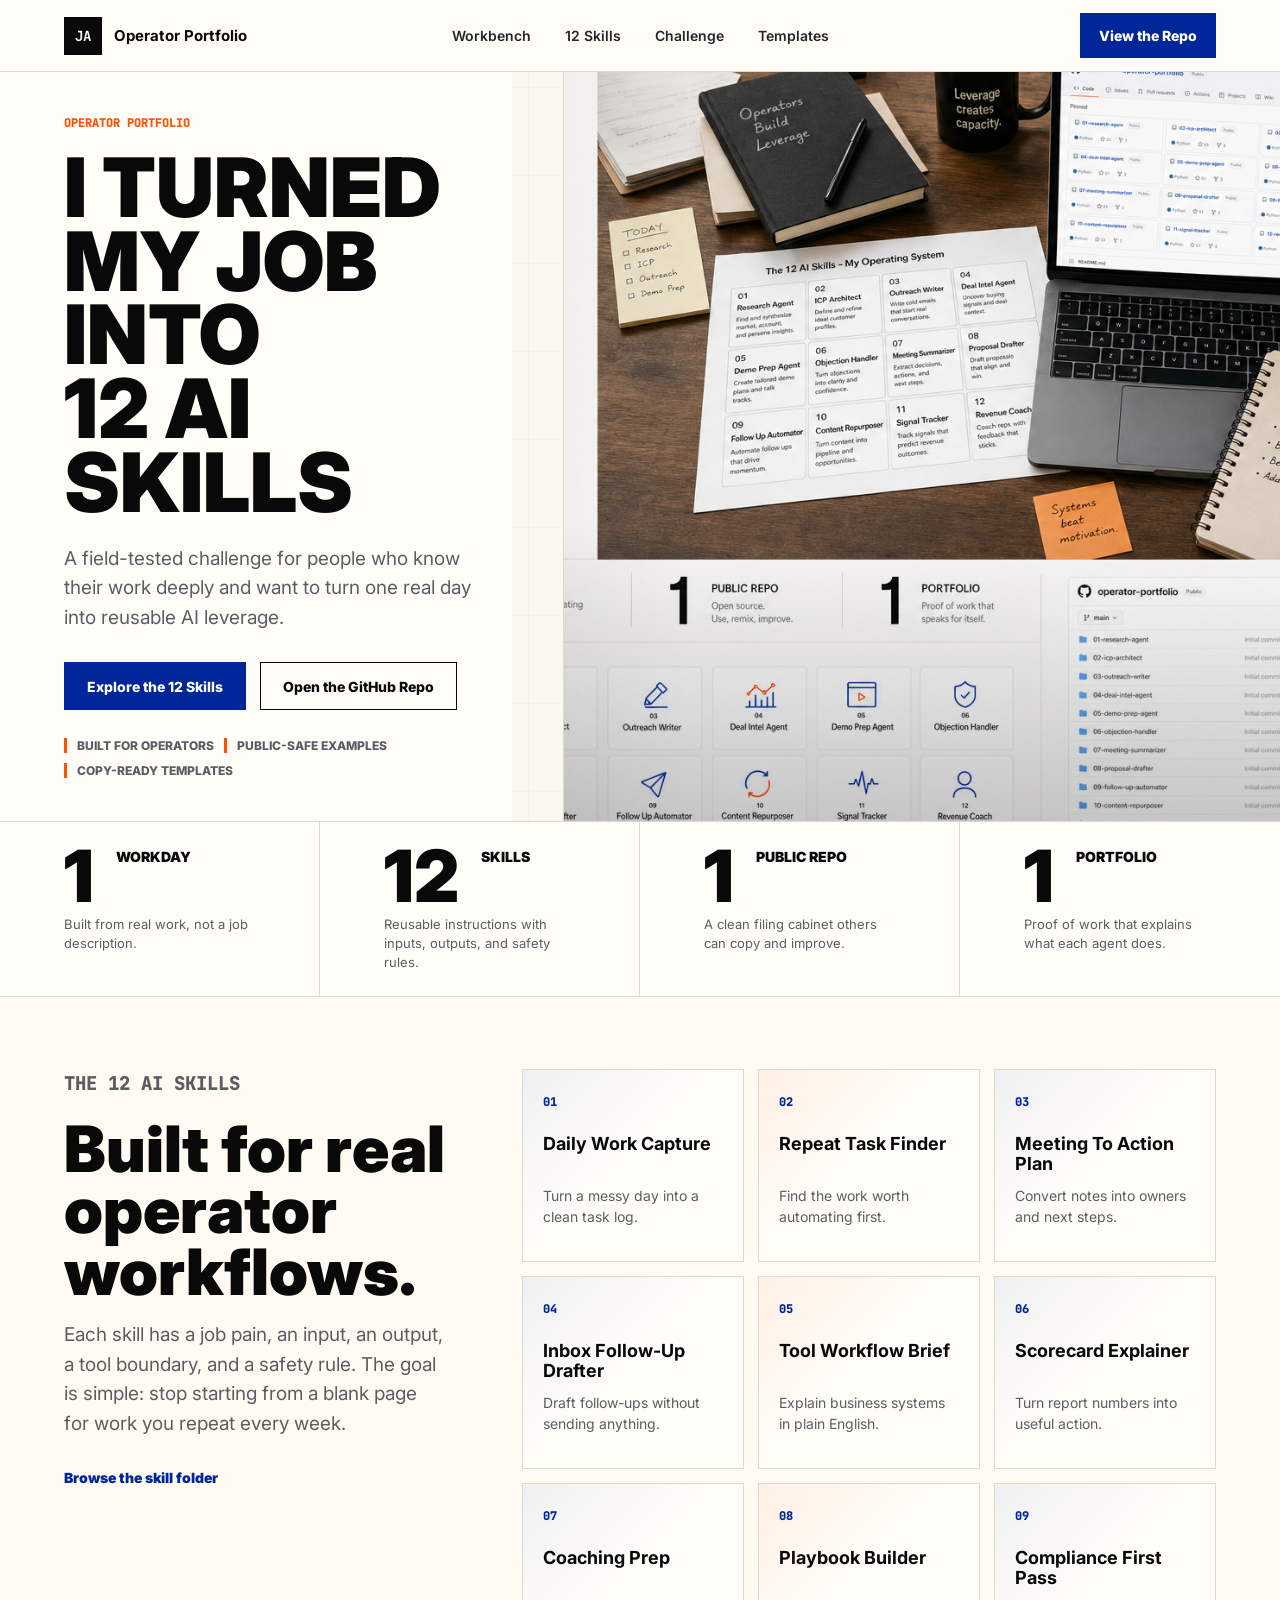
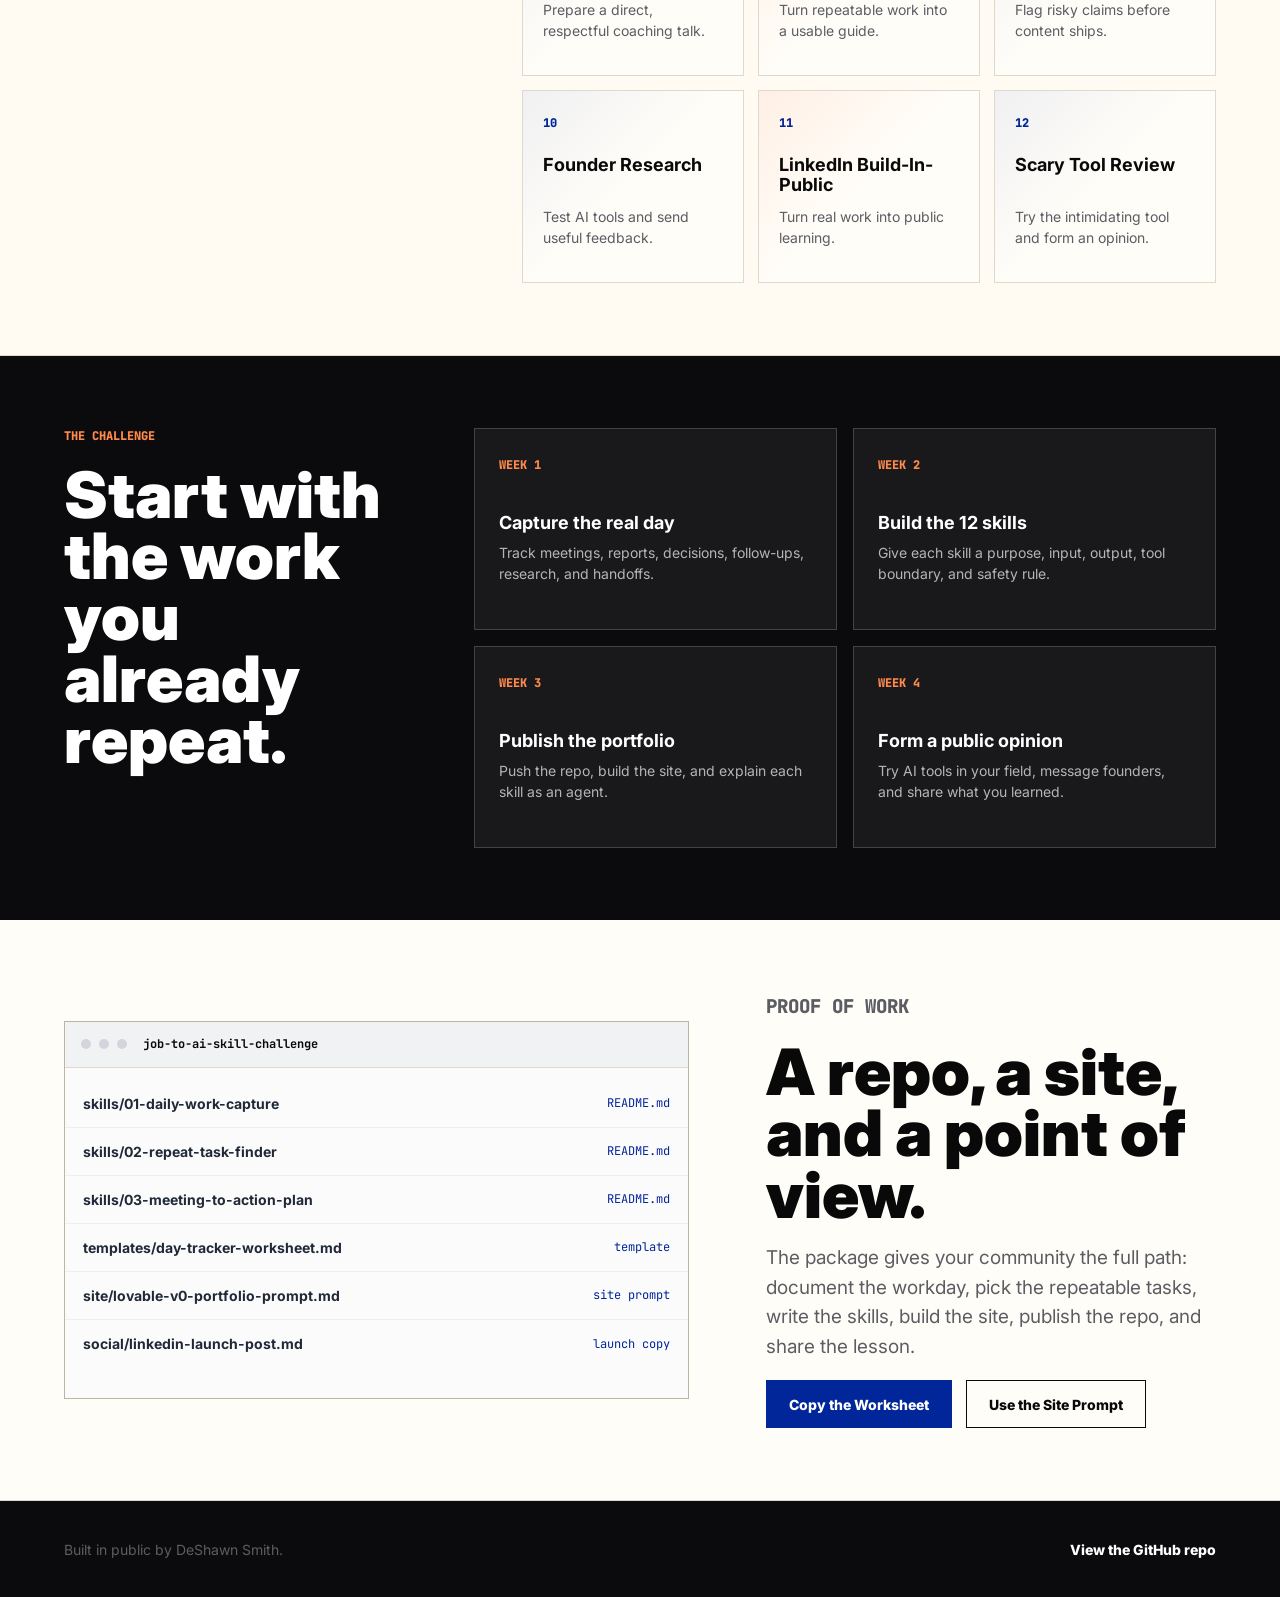
<file: index.html>
<!doctype html>
<html lang="en">
  <head>
    <meta charset="utf-8">
    <meta name="viewport" content="width=device-width, initial-scale=1">
    <title>I Turned My Job Into 12 AI Skills</title>
    <meta
      name="description"
      content="A public challenge for operators: track one real workday, turn repeatable tasks into 12 AI skills, publish the repo, and build a portfolio."
    >
    <link rel="preconnect" href="https://fonts.googleapis.com">
    <link rel="preconnect" href="https://fonts.gstatic.com" crossorigin>
    <link
      href="https://fonts.googleapis.com/css2?family=Inter:wght@400;500;600;700;800;900&family=JetBrains+Mono:wght@500;700&display=swap"
      rel="stylesheet"
    >
    <link rel="icon" href="data:,">
    <link rel="stylesheet" href="styles.css">
  </head>
  <body>
    <header class="site-header">
      <a class="brand" href="#top" aria-label="Job-To-AI Skill Challenge home">
        <span class="brand-mark">JA</span>
        <span>Operator Portfolio</span>
      </a>
      <nav class="nav-links" aria-label="Primary navigation">
        <a href="#workbench">Workbench</a>
        <a href="#skills">12 Skills</a>
        <a href="#challenge">Challenge</a>
        <a href="#templates">Templates</a>
      </nav>
      <a class="nav-cta" href="https://github.com/deshawn66/job-to-ai-skill-challenge">View the Repo</a>
    </header>

    <main id="top">
      <section class="hero" aria-labelledby="hero-title">
        <div class="hero-copy">
          <p class="eyebrow">Operator Portfolio</p>
          <h1 id="hero-title">
            <span>I Turned</span>
            <span>My Job Into</span>
            <span>12 AI Skills</span>
          </h1>
          <p class="hero-subtitle">
            A field-tested challenge for people who know their work deeply and want to turn one real day into reusable AI leverage.
          </p>
          <div class="hero-actions">
            <a class="button primary" href="#skills">Explore the 12 Skills</a>
            <a class="button secondary" href="https://github.com/deshawn66/job-to-ai-skill-challenge">Open the GitHub Repo</a>
          </div>
          <div class="trust-row" aria-label="Challenge proof points">
            <span>Built for operators</span>
            <span>Public-safe examples</span>
            <span>Copy-ready templates</span>
          </div>
        </div>

        <figure class="workbench-visual" id="workbench" aria-label="Generated design reference showing a desk, laptop, repo, and skill cards">
          <img src="assets/job-to-ai-design-reference.png" alt="Operator desk with notebook, laptop, GitHub repo preview, and twelve AI skill cards">
        </figure>
      </section>

      <section class="metrics" aria-label="Challenge metrics">
        <div class="metric">
          <strong>1</strong>
          <span>Workday</span>
          <p>Built from real work, not a job description.</p>
        </div>
        <div class="metric">
          <strong>12</strong>
          <span>Skills</span>
          <p>Reusable instructions with inputs, outputs, and safety rules.</p>
        </div>
        <div class="metric">
          <strong>1</strong>
          <span>Public Repo</span>
          <p>A clean filing cabinet others can copy and improve.</p>
        </div>
        <div class="metric">
          <strong>1</strong>
          <span>Portfolio</span>
          <p>Proof of work that explains what each agent does.</p>
        </div>
      </section>

      <section class="section split-section" id="skills">
        <div class="section-copy">
          <p class="eyebrow">The 12 AI Skills</p>
          <h2>Built for real operator workflows.</h2>
          <p>
            Each skill has a job pain, an input, an output, a tool boundary, and a safety rule. The goal is simple: stop starting from a blank page for work you repeat every week.
          </p>
          <a class="text-link" href="skills/">Browse the skill folder</a>
        </div>

        <div class="skill-grid" aria-label="Twelve skill cards">
          <article class="skill-card">
            <span>01</span>
            <h3>Daily Work Capture</h3>
            <p>Turn a messy day into a clean task log.</p>
          </article>
          <article class="skill-card">
            <span>02</span>
            <h3>Repeat Task Finder</h3>
            <p>Find the work worth automating first.</p>
          </article>
          <article class="skill-card">
            <span>03</span>
            <h3>Meeting To Action Plan</h3>
            <p>Convert notes into owners and next steps.</p>
          </article>
          <article class="skill-card">
            <span>04</span>
            <h3>Inbox Follow-Up Drafter</h3>
            <p>Draft follow-ups without sending anything.</p>
          </article>
          <article class="skill-card">
            <span>05</span>
            <h3>Tool Workflow Brief</h3>
            <p>Explain business systems in plain English.</p>
          </article>
          <article class="skill-card">
            <span>06</span>
            <h3>Scorecard Explainer</h3>
            <p>Turn report numbers into useful action.</p>
          </article>
          <article class="skill-card">
            <span>07</span>
            <h3>Coaching Prep</h3>
            <p>Prepare a direct, respectful coaching talk.</p>
          </article>
          <article class="skill-card">
            <span>08</span>
            <h3>Playbook Builder</h3>
            <p>Turn repeatable work into a usable guide.</p>
          </article>
          <article class="skill-card">
            <span>09</span>
            <h3>Compliance First Pass</h3>
            <p>Flag risky claims before content ships.</p>
          </article>
          <article class="skill-card">
            <span>10</span>
            <h3>Founder Research</h3>
            <p>Test AI tools and send useful feedback.</p>
          </article>
          <article class="skill-card">
            <span>11</span>
            <h3>LinkedIn Build-In-Public</h3>
            <p>Turn real work into public learning.</p>
          </article>
          <article class="skill-card">
            <span>12</span>
            <h3>Scary Tool Review</h3>
            <p>Try the intimidating tool and form an opinion.</p>
          </article>
        </div>
      </section>

      <section class="section challenge-band" id="challenge">
        <div>
          <p class="eyebrow">The Challenge</p>
          <h2>Start with the work you already repeat.</h2>
        </div>
        <div class="steps">
          <article>
            <span>Week 1</span>
            <h3>Capture the real day</h3>
            <p>Track meetings, reports, decisions, follow-ups, research, and handoffs.</p>
          </article>
          <article>
            <span>Week 2</span>
            <h3>Build the 12 skills</h3>
            <p>Give each skill a purpose, input, output, tool boundary, and safety rule.</p>
          </article>
          <article>
            <span>Week 3</span>
            <h3>Publish the portfolio</h3>
            <p>Push the repo, build the site, and explain each skill as an agent.</p>
          </article>
          <article>
            <span>Week 4</span>
            <h3>Form a public opinion</h3>
            <p>Try AI tools in your field, message founders, and share what you learned.</p>
          </article>
        </div>
      </section>

      <section class="section proof-section">
        <div class="repo-panel">
          <div class="panel-topbar">
            <span></span>
            <span></span>
            <span></span>
            <strong>job-to-ai-skill-challenge</strong>
          </div>
          <ul class="repo-list" aria-label="Repository file preview">
            <li><span>skills/01-daily-work-capture</span><em>README.md</em></li>
            <li><span>skills/02-repeat-task-finder</span><em>README.md</em></li>
            <li><span>skills/03-meeting-to-action-plan</span><em>README.md</em></li>
            <li><span>templates/day-tracker-worksheet.md</span><em>template</em></li>
            <li><span>site/lovable-v0-portfolio-prompt.md</span><em>site prompt</em></li>
            <li><span>social/linkedin-launch-post.md</span><em>launch copy</em></li>
          </ul>
        </div>

        <div class="proof-copy" id="templates">
          <p class="eyebrow">Proof Of Work</p>
          <h2>A repo, a site, and a point of view.</h2>
          <p>
            The package gives your community the full path: document the workday, pick the repeatable tasks, write the skills, build the site, publish the repo, and share the lesson.
          </p>
          <div class="proof-actions">
            <a class="button primary" href="templates/day-tracker-worksheet.md">Copy the Worksheet</a>
            <a class="button secondary" href="site/lovable-v0-portfolio-prompt.md">Use the Site Prompt</a>
          </div>
        </div>
      </section>
    </main>

    <footer class="site-footer">
      <p>Built in public by DeShawn Smith.</p>
      <a href="https://github.com/deshawn66/job-to-ai-skill-challenge">View the GitHub repo</a>
    </footer>
  </body>
</html>
</file>
<file: styles.css>
:root {
  --brand-primary: #00269a;
  --brand-primary-hover: #001e7a;
  --brand-cta: #ff5100;
  --brand-background: #f7f3ec;
  --brand-surface: #fffdf8;
  --brand-foreground: #090909;
  --brand-muted: #5c5d63;
  --brand-border: #ded8cd;
  --brand-border-strong: #bdb4a5;
  --brand-font-display: "Inter", system-ui, sans-serif;
  --brand-font-body: "Inter", system-ui, sans-serif;
  --brand-font-mono: "JetBrains Mono", ui-monospace, monospace;
  --section-x: clamp(20px, 5vw, 72px);
  --section-y: 72px;
}

* {
  box-sizing: border-box;
}

html {
  scroll-behavior: smooth;
}

body {
  margin: 0;
  background:
    linear-gradient(90deg, rgba(0, 38, 154, 0.05) 1px, transparent 1px),
    linear-gradient(0deg, rgba(0, 38, 154, 0.04) 1px, transparent 1px),
    var(--brand-background);
  background-size: 88px 88px;
  color: var(--brand-foreground);
  font-family: var(--brand-font-body);
}

a {
  color: inherit;
  text-decoration: none;
}

.site-header {
  position: sticky;
  top: 0;
  z-index: 10;
  display: grid;
  grid-template-columns: 1fr auto 1fr;
  align-items: center;
  gap: 24px;
  min-height: 72px;
  padding: 0 var(--section-x);
  border-bottom: 1px solid var(--brand-border);
  background: rgba(255, 253, 248, 0.92);
  backdrop-filter: blur(18px);
}

.brand,
.nav-links,
.trust-row,
.hero-actions,
.proof-actions,
.site-footer {
  display: flex;
  align-items: center;
}

.brand {
  gap: 12px;
  font-size: 15px;
  font-weight: 700;
}

.brand-mark {
  display: grid;
  place-items: center;
  width: 38px;
  height: 38px;
  border: 2px solid var(--brand-foreground);
  background: var(--brand-foreground);
  color: var(--brand-surface);
  font-family: var(--brand-font-mono);
  font-size: 14px;
}

.nav-links {
  gap: 34px;
  color: #24252a;
  font-size: 14px;
  font-weight: 600;
}

.nav-links a,
.text-link,
.site-footer a {
  text-underline-offset: 5px;
}

.nav-links a:hover,
.text-link:hover,
.site-footer a:hover {
  text-decoration: underline;
}

.nav-cta {
  justify-self: end;
  border: 1px solid var(--brand-primary);
  background: var(--brand-primary);
  color: white;
  padding: 13px 18px;
  font-size: 14px;
  font-weight: 800;
}

.nav-cta:hover,
.button.primary:hover {
  background: var(--brand-primary-hover);
}

.hero {
  display: grid;
  grid-template-columns: minmax(420px, 0.88fr) minmax(520px, 1.12fr);
  min-height: calc(100svh - 150px);
  border-bottom: 1px solid var(--brand-border);
  background: linear-gradient(90deg, var(--brand-surface) 0%, var(--brand-surface) 40%, rgba(255, 253, 248, 0.45) 40%);
}

.hero-copy {
  display: flex;
  flex-direction: column;
  justify-content: center;
  padding: 36px var(--section-x);
}

.eyebrow {
  margin: 0 0 20px;
  color: var(--brand-cta);
  font-family: var(--brand-font-mono);
  font-size: 12px;
  font-weight: 800;
  text-transform: uppercase;
}

h1,
h2,
h3,
p {
  margin-top: 0;
}

h1 {
  max-width: 540px;
  margin-bottom: 24px;
  font-size: 82px;
  line-height: 0.9;
  font-weight: 900;
  text-transform: uppercase;
}

h1 span {
  display: block;
}

h2 {
  margin-bottom: 18px;
  font-size: 64px;
  line-height: 0.96;
  font-weight: 900;
}

h3 {
  margin-bottom: 9px;
  font-size: 18px;
  line-height: 1.15;
}

.hero-subtitle,
.section-copy p,
.proof-copy p {
  max-width: 620px;
  color: var(--brand-muted);
  font-size: 19px;
  line-height: 1.55;
}

.hero-subtitle {
  margin-bottom: 30px;
}

.hero-actions,
.proof-actions {
  flex-wrap: wrap;
  gap: 14px;
}

.button {
  display: inline-flex;
  align-items: center;
  justify-content: center;
  min-height: 48px;
  border: 1px solid var(--brand-foreground);
  padding: 0 22px;
  font-size: 14px;
  font-weight: 800;
}

.button.primary {
  border-color: var(--brand-primary);
  background: var(--brand-primary);
  color: white;
}

.button.secondary {
  background: var(--brand-surface);
}

.button.secondary:hover {
  border-color: var(--brand-primary);
  color: var(--brand-primary);
}

.trust-row {
  flex-wrap: wrap;
  gap: 10px;
  margin-top: 28px;
  color: var(--brand-muted);
  font-size: 12px;
  font-weight: 800;
  text-transform: uppercase;
}

.trust-row span {
  border-left: 3px solid var(--brand-cta);
  padding-left: 10px;
}

.workbench-visual {
  position: relative;
  min-height: 580px;
  margin: 0;
  overflow: hidden;
  border-left: 1px solid var(--brand-border);
  background: #7a4b2d;
}

.workbench-visual::after {
  position: absolute;
  inset: 0;
  content: "";
  background:
    linear-gradient(90deg, rgba(0, 0, 0, 0.04), transparent 18%),
    linear-gradient(0deg, rgba(0, 0, 0, 0.22), transparent 40%);
  pointer-events: none;
}

.workbench-visual img {
  width: 100%;
  height: 100%;
  min-height: 580px;
  object-fit: cover;
  object-position: 76% 30%;
  transform: scale(1.18);
}

.metrics {
  display: grid;
  grid-template-columns: repeat(4, 1fr);
  border-bottom: 1px solid var(--brand-border);
  background: var(--brand-surface);
}

.metric {
  min-height: 122px;
  padding: 24px var(--section-x);
  border-right: 1px solid var(--brand-border);
}

.metric:last-child {
  border-right: 0;
}

.metric strong {
  display: inline-block;
  margin-right: 18px;
  font-size: 72px;
  line-height: 0.82;
  font-weight: 900;
  vertical-align: top;
}

.metric span {
  display: inline-block;
  max-width: 120px;
  font-size: 14px;
  font-weight: 900;
  text-transform: uppercase;
}

.metric p {
  margin: 10px 0 0;
  color: var(--brand-muted);
  font-size: 13px;
  line-height: 1.45;
}

.section {
  padding: var(--section-y) var(--section-x);
}

.split-section {
  display: grid;
  grid-template-columns: minmax(280px, 0.55fr) minmax(520px, 1fr);
  gap: clamp(36px, 6vw, 90px);
  align-items: start;
  background: #fffaf2;
  border-bottom: 1px solid var(--brand-border);
}

.section-copy {
  position: sticky;
  top: 104px;
}

.text-link {
  display: inline-flex;
  margin-top: 12px;
  color: var(--brand-primary);
  font-size: 14px;
  font-weight: 900;
}

.skill-grid {
  display: grid;
  grid-template-columns: repeat(3, minmax(0, 1fr));
  gap: 14px;
}

.skill-card {
  min-height: 182px;
  border: 1px solid var(--brand-border);
  background:
    linear-gradient(135deg, rgba(0, 38, 154, 0.06), transparent 48%),
    var(--brand-surface);
  padding: 20px;
}

.skill-card:nth-child(3n + 2) {
  background:
    linear-gradient(135deg, rgba(255, 81, 0, 0.08), transparent 48%),
    var(--brand-surface);
}

.skill-card span {
  display: inline-flex;
  margin-bottom: 24px;
  color: var(--brand-primary);
  font-family: var(--brand-font-mono);
  font-size: 12px;
  font-weight: 900;
}

.skill-card h3 {
  min-height: 42px;
}

.skill-card p,
.steps p,
.repo-list,
.site-footer {
  color: var(--brand-muted);
  font-size: 14px;
  line-height: 1.5;
}

.challenge-band {
  display: grid;
  grid-template-columns: minmax(280px, 0.45fr) minmax(620px, 1fr);
  gap: clamp(36px, 6vw, 86px);
  background: #0b0b0d;
  color: white;
}

.challenge-band h2 {
  color: white;
}

.challenge-band .eyebrow,
.steps span {
  color: #ff8a4c;
}

.steps {
  display: grid;
  grid-template-columns: repeat(2, minmax(0, 1fr));
  gap: 16px;
}

.steps article {
  min-height: 202px;
  border: 1px solid rgba(255, 255, 255, 0.18);
  background: rgba(255, 255, 255, 0.06);
  padding: 24px;
}

.steps span {
  display: inline-flex;
  margin-bottom: 40px;
  font-family: var(--brand-font-mono);
  font-size: 12px;
  font-weight: 900;
  text-transform: uppercase;
}

.steps p {
  color: rgba(255, 255, 255, 0.68);
}

.proof-section {
  display: grid;
  grid-template-columns: minmax(460px, 1fr) minmax(320px, 0.72fr);
  gap: clamp(38px, 6vw, 88px);
  align-items: center;
  background: var(--brand-surface);
  border-bottom: 1px solid var(--brand-border);
}

.repo-panel {
  overflow: hidden;
  border: 1px solid var(--brand-border-strong);
  background: #fbfbfb;
}

.panel-topbar {
  display: flex;
  align-items: center;
  gap: 8px;
  min-height: 46px;
  border-bottom: 1px solid var(--brand-border);
  padding: 0 16px;
  background: #f1f2f4;
}

.panel-topbar span {
  width: 10px;
  height: 10px;
  border-radius: 999px;
  background: #d2d5db;
}

.panel-topbar strong {
  margin-left: 8px;
  font-family: var(--brand-font-mono);
  font-size: 12px;
}

.repo-list {
  min-height: 330px;
  margin: 0;
  padding: 12px 0;
  list-style: none;
}

.repo-list li {
  display: grid;
  grid-template-columns: 1fr auto;
  gap: 18px;
  align-items: center;
  min-height: 48px;
  padding: 0 18px;
  border-bottom: 1px solid #eceef2;
}

.repo-list li:last-child {
  border-bottom: 0;
}

.repo-list span {
  color: #1f2937;
  font-weight: 700;
}

.repo-list em {
  color: var(--brand-primary);
  font-family: var(--brand-font-mono);
  font-size: 12px;
  font-style: normal;
}

.site-footer {
  justify-content: space-between;
  gap: 20px;
  min-height: 96px;
  padding: 0 var(--section-x);
  background: #0b0b0d;
}

.site-footer p {
  margin: 0;
}

.site-footer a {
  color: white;
  font-weight: 800;
}

@media (max-width: 1100px) {
  .site-header {
    grid-template-columns: 1fr auto;
  }

  .nav-links {
    display: none;
  }

  .hero,
  .split-section,
  .challenge-band,
  .proof-section {
    grid-template-columns: 1fr;
  }

  .hero {
    background: var(--brand-surface);
  }

  .workbench-visual {
    border-top: 1px solid var(--brand-border);
    border-left: 0;
  }

  .section-copy {
    position: static;
  }

  .metrics {
    grid-template-columns: repeat(2, 1fr);
  }

  .metric:nth-child(2) {
    border-right: 0;
  }

  .metric:nth-child(-n + 2) {
    border-bottom: 1px solid var(--brand-border);
  }
}

@media (max-width: 720px) {
  :root {
    --section-x: 18px;
    --section-y: 54px;
  }

  .site-header {
    min-height: 64px;
  }

  .brand span:last-child {
    display: none;
  }

  .nav-cta {
    padding: 11px 13px;
    font-size: 13px;
  }

  .hero-copy {
    padding-top: 46px;
    padding-bottom: 40px;
  }

  h1 {
    font-size: 50px;
  }

  h2 {
    font-size: 42px;
  }

  .hero-subtitle,
  .section-copy p,
  .proof-copy p {
    font-size: 17px;
  }

  .workbench-visual,
  .workbench-visual img {
    min-height: 360px;
  }

  .workbench-visual img {
    object-position: 70% 28%;
    transform: scale(1.25);
  }

  .metrics,
  .skill-grid,
  .steps {
    grid-template-columns: 1fr;
  }

  .metric {
    border-right: 0;
    border-bottom: 1px solid var(--brand-border);
  }

  .metric:last-child {
    border-bottom: 0;
  }

  .skill-card,
  .steps article {
    min-height: auto;
  }

  .site-footer {
    align-items: flex-start;
    flex-direction: column;
    justify-content: center;
    padding-top: 24px;
    padding-bottom: 24px;
  }
}
</file>
